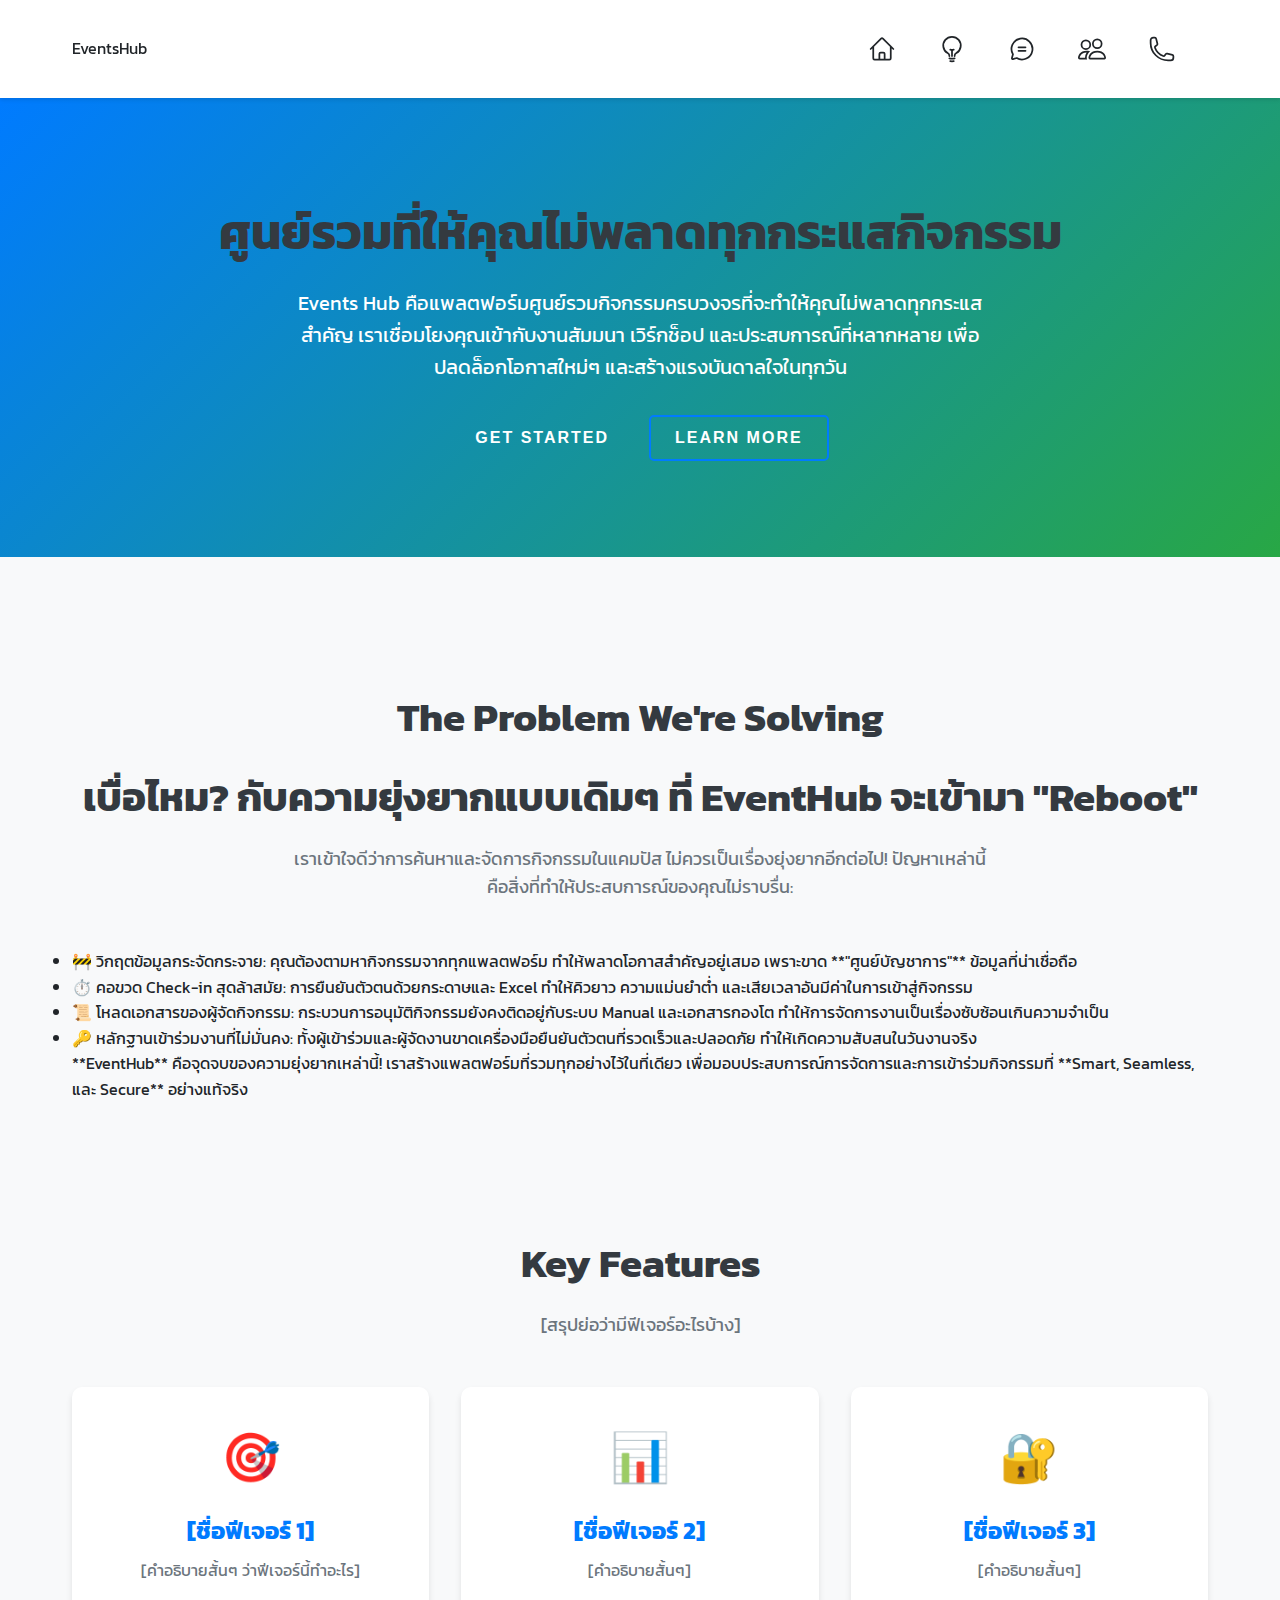
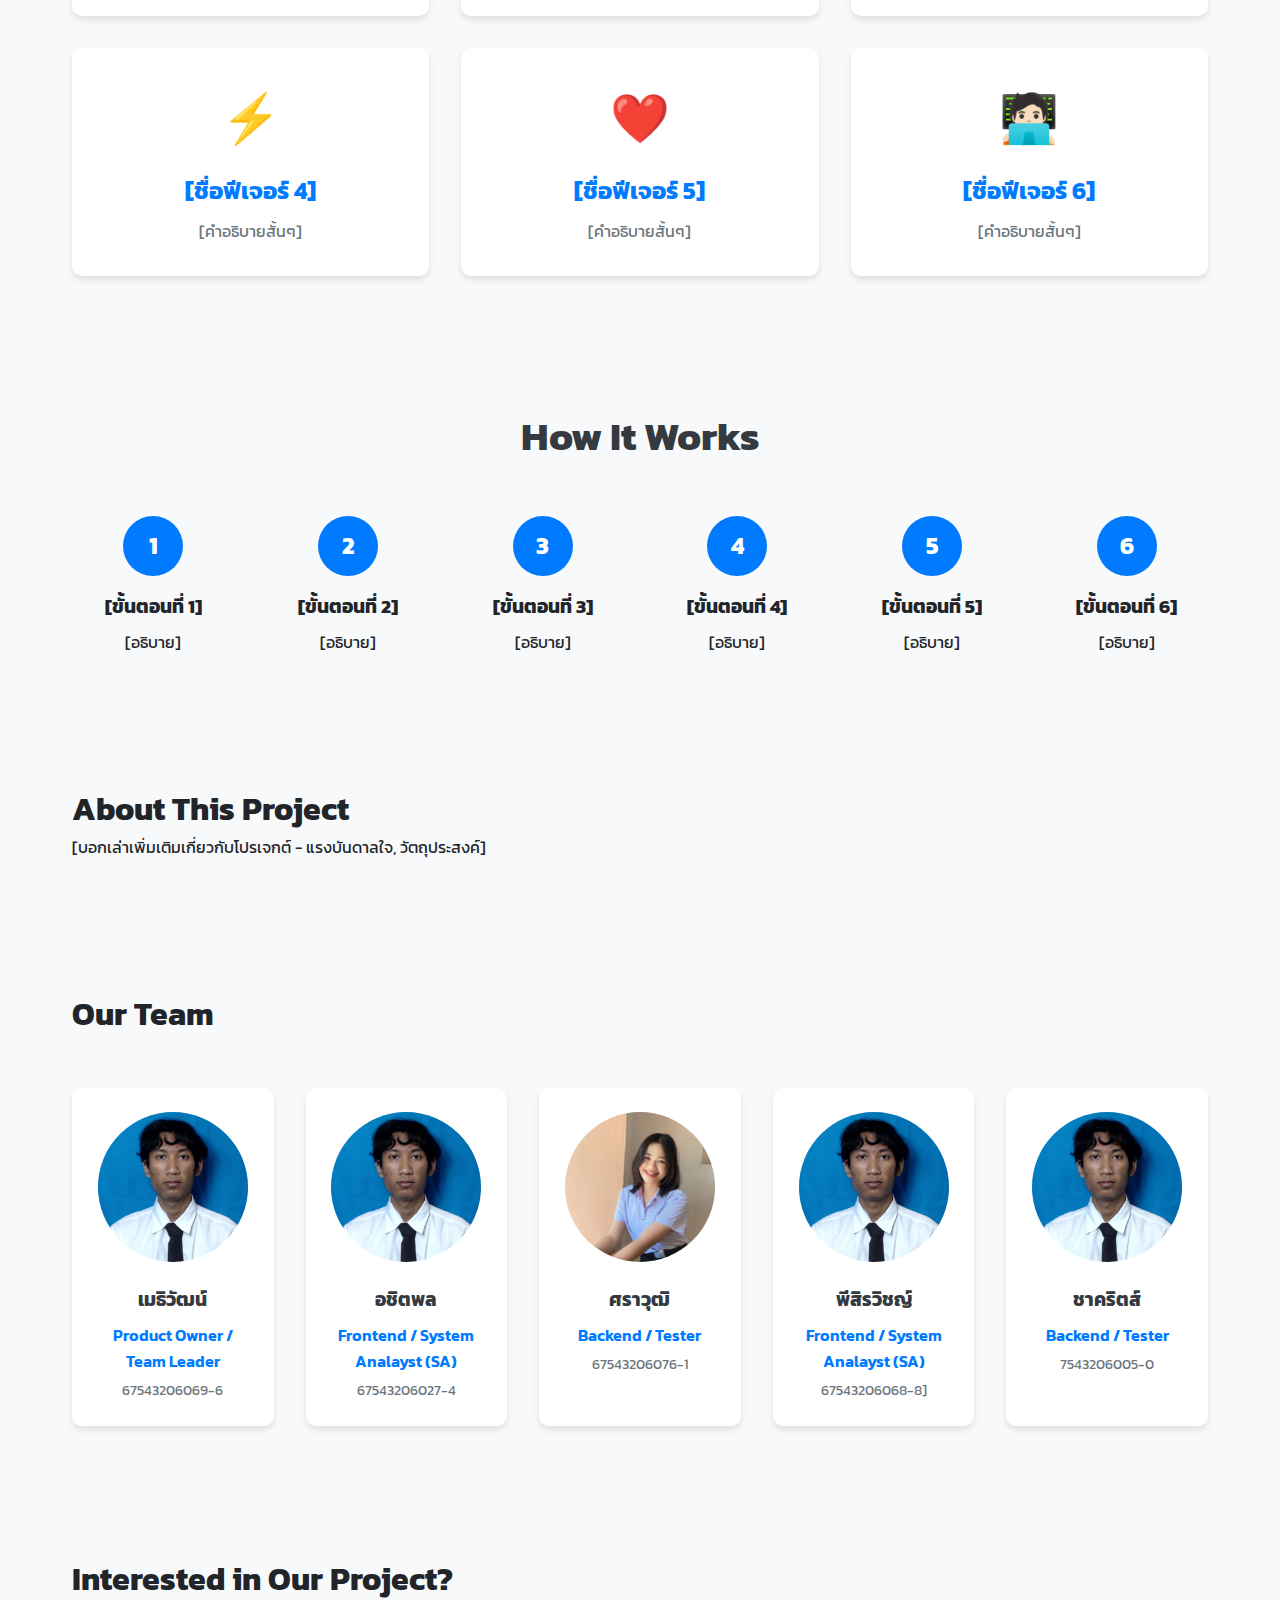
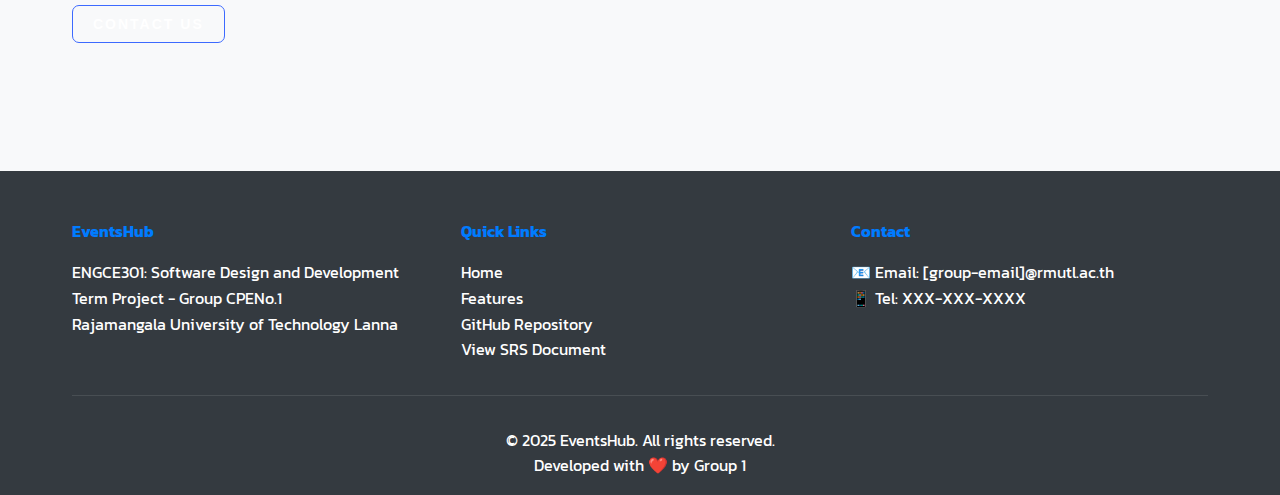
<file: index.html>
<!DOCTYPE html>
<html lang="th">

<head>
    <meta charset="UTF-8">
    <meta name="viewport" content="width=device-width, initial-scale=1.0">
    <meta name="description" content="[คำอธิบายโปรเจกต์สั้นๆ 150-160 ตัวอักษร]">
    <meta name="keywords" content="[คีย์เวิร์ดสำคัญ]">
    <meta name="author" content="Group XX - ENGCE301">
    <title>Events Hub - ENGCE301 Term Project</title>

    <!-- CSS -->
    <link rel="stylesheet" href="css/style.css">


    <!-- Google Fonts (ถ้าใช้) -->
    <link rel="preconnect" href="https://fonts.googleapis.com">
    <link href="https://fonts.googleapis.com/css2?family=Inter:wght@300;400;600;700&display=swap" rel="stylesheet">
</head>

<body>
    <!-- =========================== HEADER =========================== -->
    <header class="main-header">
        <div class="container">
            <!-- Logo -->
            <div class="logo">
                <p>EventsHub</p>
                <!-- หรือใช้รูปภาพ: <img src="assets/images/logo.png" alt="Logo"> -->
            </div>

            <!-- Navigation Menu -->
            <div class="menu">
                <a href="#" class="link">
                    <span class="link-icon">
                        <svg xmlns="http://www.w3.org/2000/svg" fill="none" viewBox="0 0 24 24" stroke-width="1.5"
                            stroke="currentColor" class="size-6">
                            <path stroke-linecap="round" stroke-linejoin="round"
                                d="m2.25 12 8.954-8.955c.44-.439 1.152-.439 1.591 0L21.75 12M4.5 9.75v10.125c0 .621.504 1.125 1.125 1.125H9.75v-4.875c0-.621.504-1.125 1.125-1.125h2.25c.621 0 1.125.504 1.125 1.125V21h4.125c.621 0 1.125-.504 1.125-1.125V9.75M8.25 21h8.25" />
                        </svg>
                    </span>
                    <span class="link-title">Home</span>
                </a>

                <a href="#features" class="link">
                    <span class="link-icon">
                        <svg xmlns="http://www.w3.org/2000/svg" fill="none" viewBox="0 0 24 24" stroke-width="1.5"
                            stroke="currentColor" class="size-6">
                            <path stroke-linecap="round" stroke-linejoin="round"
                                d="M12 18v-5.25m0 0a6.01 6.01 0 0 0 1.5-.189m-1.5.189a6.01 6.01 0 0 1-1.5-.189m3.75 7.478a12.06 12.06 0 0 1-4.5 0m3.75 2.383a14.406 14.406 0 0 1-3 0M14.25 18v-.192c0-.983.658-1.823 1.508-2.316a7.5 7.5 0 1 0-7.517 0c.85.493 1.509 1.333 1.509 2.316V18" />
                        </svg>


                    </span>
                    <span class="link-title">features</span>
                </a>
                <a href="#about" class="link">
                    <span class="link-icon">
                        <svg xmlns="http://www.w3.org/2000/svg" width="192" height="192" fill="currentColor"
                            viewBox="0 0 256 256">
                            <rect width="256" height="256" fill="none"></rect>
                            <path
                                d="M45.42853,176.99811A95.95978,95.95978,0,1,1,79.00228,210.5717l.00023-.001L45.84594,220.044a8,8,0,0,1-9.89-9.89l9.47331-33.15657Z"
                                fill="none" stroke="currentColor" stroke-linecap="round" stroke-linejoin="round"
                                stroke-width="16"></path>
                            <line x1="96" y1="112" x2="160" y2="112" fill="none" stroke="currentColor"
                                stroke-linecap="round" stroke-linejoin="round" stroke-width="16"></line>
                            <line x1="96" y1="144" x2="160" y2="144" fill="none" stroke="currentColor"
                                stroke-linecap="round" stroke-linejoin="round" stroke-width="16"></line>
                        </svg>
                    </span>
                    <span class="link-title">About</span>
                </a>

                <a href="#team" class="link">
                    <span class="link-icon">
                        <svg xmlns="http://www.w3.org/2000/svg" width="16" height="16" fill="currentColor"
                            class="bi bi-people" viewBox="0 0 16 16">
                            <path
                                d="M15 14s1 0 1-1-1-4-5-4-5 3-5 4 1 1 1 1zm-7.978-1L7 12.996c.001-.264.167-1.03.76-1.72C8.312 10.629 9.282 10 11 10c1.717 0 2.687.63 3.24 1.276.593.69.758 1.457.76 1.72l-.008.002-.014.002zM11 7a2 2 0 1 0 0-4 2 2 0 0 0 0 4m3-2a3 3 0 1 1-6 0 3 3 0 0 1 6 0M6.936 9.28a6 6 0 0 0-1.23-.247A7 7 0 0 0 5 9c-4 0-5 3-5 4q0 1 1 1h4.216A2.24 2.24 0 0 1 5 13c0-1.01.377-2.042 1.09-2.904.243-.294.526-.569.846-.816M4.92 10A5.5 5.5 0 0 0 4 13H1c0-.26.164-1.03.76-1.724.545-.636 1.492-1.256 3.16-1.275ZM1.5 5.5a3 3 0 1 1 6 0 3 3 0 0 1-6 0m3-2a2 2 0 1 0 0 4 2 2 0 0 0 0-4" />
                        </svg>
                    </span>
                    <span class="link-title">Team</span>
                </a>


                <a href="#contact" class="link">
                    <span class="link-icon">
                        <svg xmlns="http://www.w3.org/2000/svg" fill="none" viewBox="0 0 24 24" stroke-width="1.5"
                            stroke="currentColor" class="size-6">
                            <path stroke-linecap="round" stroke-linejoin="round"
                                d="M2.25 6.75c0 8.284 6.716 15 15 15h2.25a2.25 2.25 0 0 0 2.25-2.25v-1.372c0-.516-.351-.966-.852-1.091l-4.423-1.106c-.44-.11-.902.055-1.173.417l-.97 1.293c-.282.376-.769.542-1.21.38a12.035 12.035 0 0 1-7.143-7.143c-.162-.441.004-.928.38-1.21l1.293-.97c.363-.271.527-.734.417-1.173L6.963 3.102a1.125 1.125 0 0 0-1.091-.852H4.5A2.25 2.25 0 0 0 2.25 4.5v2.25Z" />
                        </svg>

                    </span>
                    <span class="link-title">Contact</span>
                </a>
            </div>
        </div>

    </header>

    <!-- =========================== MAIN CONTENT =========================== -->
    <main>
        <!-- Hero Section -->
        <section id="home" class="hero-section">
            <div class="container">
                <h2 class="hero-title">
                    ศูนย์รวมที่ให้คุณไม่พลาดทุกกระแสกิจกรรม
                </h2>
                <p class="hero-description">
                    Events Hub คือแพลตฟอร์มศูนย์รวมกิจกรรมครบวงจรที่จะทำให้คุณไม่พลาดทุกกระแสสำคัญ
                    เราเชื่อมโยงคุณเข้ากับงานสัมมนา เวิร์กช็อป และประสบการณ์ที่หลากหลาย เพื่อปลดล็อกโอกาสใหม่ๆ
                    และสร้างแรงบันดาลใจในทุกวัน
                </p>
                <div class="hero-cta">
                    <button class="btn">Get started</button>
                    <button class="btn btn-secondary">Learn More</button>

                </div>
            </div>
        </section>

        <!-- Problem Statement Section -->
        <section id="problem" class="problem-section">
            <div class="bg-box1">
                <div class="container">
                    <h2>The Problem We're Solving</h2>
                    <h2>เบื่อไหม? กับความยุ่งยากแบบเดิมๆ ที่ EventHub จะเข้ามา "Reboot"</h2>
                    <p class="section-description">
                        เราเข้าใจดีว่าการค้นหาและจัดการกิจกรรมในแคมปัส ไม่ควรเป็นเรื่องยุ่งยากอีกต่อไป!
                        ปัญหาเหล่านี้คือสิ่งที่ทำให้ประสบการณ์ของคุณไม่ราบรื่น:
                    </p>
                    <ul class="pain-points-list">
                        <li>
                            <span class="highlight">🚧 วิกฤตข้อมูลกระจัดกระจาย:</span>
                            คุณต้องตามหากิจกรรมจากทุกแพลตฟอร์ม ทำให้พลาดโอกาสสำคัญอยู่เสมอ เพราะขาด **"ศูนย์บัญชาการ"**
                            ข้อมูลที่น่าเชื่อถือ
                        </li>
                        <li>
                            <span class="highlight">⏱️ คอขวด Check-in สุดล้าสมัย:</span>
                            การยืนยันตัวตนด้วยกระดาษและ Excel ทำให้คิวยาว ความแม่นยำต่ำ
                            และเสียเวลาอันมีค่าในการเข้าสู่กิจกรรม
                        </li>
                        <li>
                            <span class="highlight">📜 โหลดเอกสารของผู้จัดกิจกรรม:</span>
                            กระบวนการอนุมัติกิจกรรมยังคงติดอยู่กับระบบ Manual และเอกสารกองโต
                            ทำให้การจัดการงานเป็นเรื่องซับซ้อนเกินความจำเป็น
                        </li>
                        <li>
                            <span class="highlight">🔑 หลักฐานเข้าร่วมงานที่ไม่มั่นคง:</span>
                            ทั้งผู้เข้าร่วมและผู้จัดงานขาดเครื่องมือยืนยันตัวตนที่รวดเร็วและปลอดภัย
                            ทำให้เกิดความสับสนในวันงานจริง
                        </li>
                    </ul>
                    <p>
                        **EventHub** คือจุดจบของความยุ่งยากเหล่านี้! เราสร้างแพลตฟอร์มที่รวมทุกอย่างไว้ในที่เดียว
                        เพื่อมอบประสบการณ์การจัดการและการเข้าร่วมกิจกรรมที่ **Smart, Seamless, และ Secure** อย่างแท้จริง
                    </p>
                </div>
            </div>
        </section>

        <!-- Features Section -->
        <section id="features" class="features-section">
            <div class="bg-box">
                <div class="container">
                    <h2>Key Features</h2>
                    <p class="section-description">
                        [สรุปย่อว่ามีฟีเจอร์อะไรบ้าง]
                    </p>

                    <div class="features-grid">
                        <!-- Feature Card 1 -->
                        <article class="feature-card">
                            <div class="feature-icon">
                                <!-- ใส่ไอคอนหรือรูปภาพ -->
                                <span>🎯</span>
                            </div>
                            <h3>[ชื่อฟีเจอร์ 1]</h3>
                            <p>[คำอธิบายสั้นๆ ว่าฟีเจอร์นี้ทำอะไร]</p>
                        </article>

                        <!-- Feature Card 2 -->
                        <article class="feature-card">
                            <div class="feature-icon">
                                <span>📊</span>
                            </div>
                            <h3>[ชื่อฟีเจอร์ 2]</h3>
                            <p>[คำอธิบายสั้นๆ]</p>
                        </article>

                        <!-- Feature Card 3 -->
                        <article class="feature-card">
                            <div class="feature-icon">
                                <span>🔐</span>
                            </div>
                            <h3>[ชื่อฟีเจอร์ 3]</h3>
                            <p>[คำอธิบายสั้นๆ]</p>
                        </article>

                        <!-- Feature Card 4 -->
                        <article class="feature-card">
                            <div class="feature-icon">
                                <span>⚡</span>
                            </div>
                            <h3>[ชื่อฟีเจอร์ 4]</h3>
                            <p>[คำอธิบายสั้นๆ]</p>
                        </article>

                        <!-- Feature Card 5 -->
                        <article class="feature-card">
                            <div class="feature-icon">
                                <span>❤️</span>
                            </div>
                            <h3>[ชื่อฟีเจอร์ 5]</h3>
                            <p>[คำอธิบายสั้นๆ]</p>
                        </article>

                        <!-- Feature Card 6 -->
                        <article class="feature-card">
                            <div class="feature-icon">
                                <span>🧑🏻‍💻</span>
                            </div>
                            <h3>[ชื่อฟีเจอร์ 6]</h3>
                            <p>[คำอธิบายสั้นๆ]</p>
                        </article>
                        <!-- เพิ่ม feature cards ตามความเหมาะสม (แนะนำ 4-6 อัน) -->
                    </div>
                </div>
            </div>
        </section>

        <!-- How It Works Section -->
        <section id="how-it-works" class="how-section">
            <div class="bg-box2">
                <div class="container">
                    <h2>How It Works</h2>
                    <div class="steps">
                        <article class="step">
                            <span class="step-number">1</span>
                            <h3>[ขั้นตอนที่ 1]</h3>
                            <p>[อธิบาย]</p>
                        </article>

                        <article class="step">
                            <span class="step-number">2</span>
                            <h3>[ขั้นตอนที่ 2]</h3>
                            <p>[อธิบาย]</p>
                        </article>

                        <article class="step">
                            <span class="step-number">3</span>
                            <h3>[ขั้นตอนที่ 3]</h3>
                            <p>[อธิบาย]</p>
                        </article>

                        <article class="step">
                            <span class="step-number">4</span>
                            <h3>[ขั้นตอนที่ 4]</h3>
                            <p>[อธิบาย]</p>
                        </article>

                        <article class="step">
                            <span class="step-number">5</span>
                            <h3>[ขั้นตอนที่ 5]</h3>
                            <p>[อธิบาย]</p>
                        </article>

                        <article class="step">
                            <span class="step-number">6</span>
                            <h3>[ขั้นตอนที่ 6]</h3>
                            <p>[อธิบาย]</p>
                        </article>
                    </div>
                </div>
            </div>
        </section>

        <!-- About Section -->
        <section id="about" class="about-section">
            <div class="bg-box3">
                <div class="container">
                    <h1>About This Project</h1>
                    <p>
                        [บอกเล่าเพิ่มเติมเกี่ยวกับโปรเจกต์ - แรงบันดาลใจ, วัตถุประสงค์]
                    </p>
                </div>
            </div>
        </section>

        <!-- Team Section -->
        <section id="team" class="team-section">
            <div class="container">
                <h1>Our Team</h1>
                <div class="team-grid">
                    <!-- Team Member 1 -->
                    <article class="team-member">
                        <img src="pictures/แสก.png" alt="Member Name">
                        <h3>เมธิวัฒน์</h3>
                        <p class="role">Product Owner / Team Leader</p>
                        <p class="student-id">67543206069-6 </p>
                    </article>

                    <!-- Team Member 2 -->
                    <article class="team-member">
                        <img src="pictures/แสก.png"" alt=" Member Name">
                        <h3>อชิตพล</h3>
                        <p class="role">Frontend / System Analayst (SA)</p>
                        <p class="student-id">67543206027-4</p>
                    </article>

                    <article class="team-member">
                        <img src="pictures/นาง.jpg"" alt=" Member Name">
                        <h3>ศราวุฒิ</h3>
                        <p class="role">Backend / Tester</p>
                        <p class="student-id">67543206076-1</p>
                    </article>

                    <article class="team-member">
                        <img src="pictures/แสก.png"" alt=" Member Name">
                        <h3>พีสิรวิชญ์</h3>
                        <p class="role">Frontend / System Analayst (SA)</p>
                        <p class="student-id">67543206068-8]</p>
                    </article>

                    <article class="team-member">
                        <img src="pictures/แสก.png"" alt=" Member Name">
                        <h3>ชาคริตส์</h3>
                        <p class="role">Backend / Tester</p>
                        <p class="student-id">7543206005-0</p>
                    </article>
                    <!-- เพิ่มสมาชิกทุกคนในกลุ่ม -->
                </div>
            </div>
        </section>

        <!-- Contact/CTA Section -->
        <section id="contact" class="contact-section">
            <div class="container">
                <h1>Interested in Our Project?</h1>
                <button class="btn-third">Contact Us</button>
            </div>
        </section>
    </main>

    <!-- =========================== ASIDE (Optional) =========================== -->
    <aside class="sidebar">
        <!-- ถ้ามี Sidebar เช่น Latest Updates, Quick Links -->
    </aside>

    <!-- =========================== FOOTER =========================== -->
    <footer class="main-footer">
        <div class="container">
            <div class="footer-content">
                <!-- Footer Info -->
                <div class="footer-info">
                    <h4>EventsHub</h4>
                    <p>ENGCE301: Software Design and Development</p>
                    <p>Term Project - Group CPENo.1</p>
                    <p>Rajamangala University of Technology Lanna</p>
                </div>

                <!-- Footer Links -->
                <div class="footer-links">
                    <h4>Quick Links</h4>
                    <ul>
                        <li><a href="#home">Home</a></li>
                        <li><a href="#features">Features</a></li>
                        <li><a href="https://github.com/[username]/[repo]" target="_blank">GitHub Repository</a></li>
                        <li><a href="SRS_Draft.md">View SRS Document</a></li>
                    </ul>
                </div>

                <!-- Footer Contact -->
                <div class="footer-contact">
                    <h4>Contact</h4>
                    <p>📧 Email: [group-email]@rmutl.ac.th</p>
                    <p>📱 Tel: XXX-XXX-XXXX</p>
                </div>
            </div>

            <!-- Copyright -->
            <div class="footer-bottom">
                <p>&copy; 2025 EventsHub. All rights reserved.</p>
                <p>Developed with ❤️ by Group 1</p>
            </div>
        </div>
    </footer>

</body>

</html>
</file>
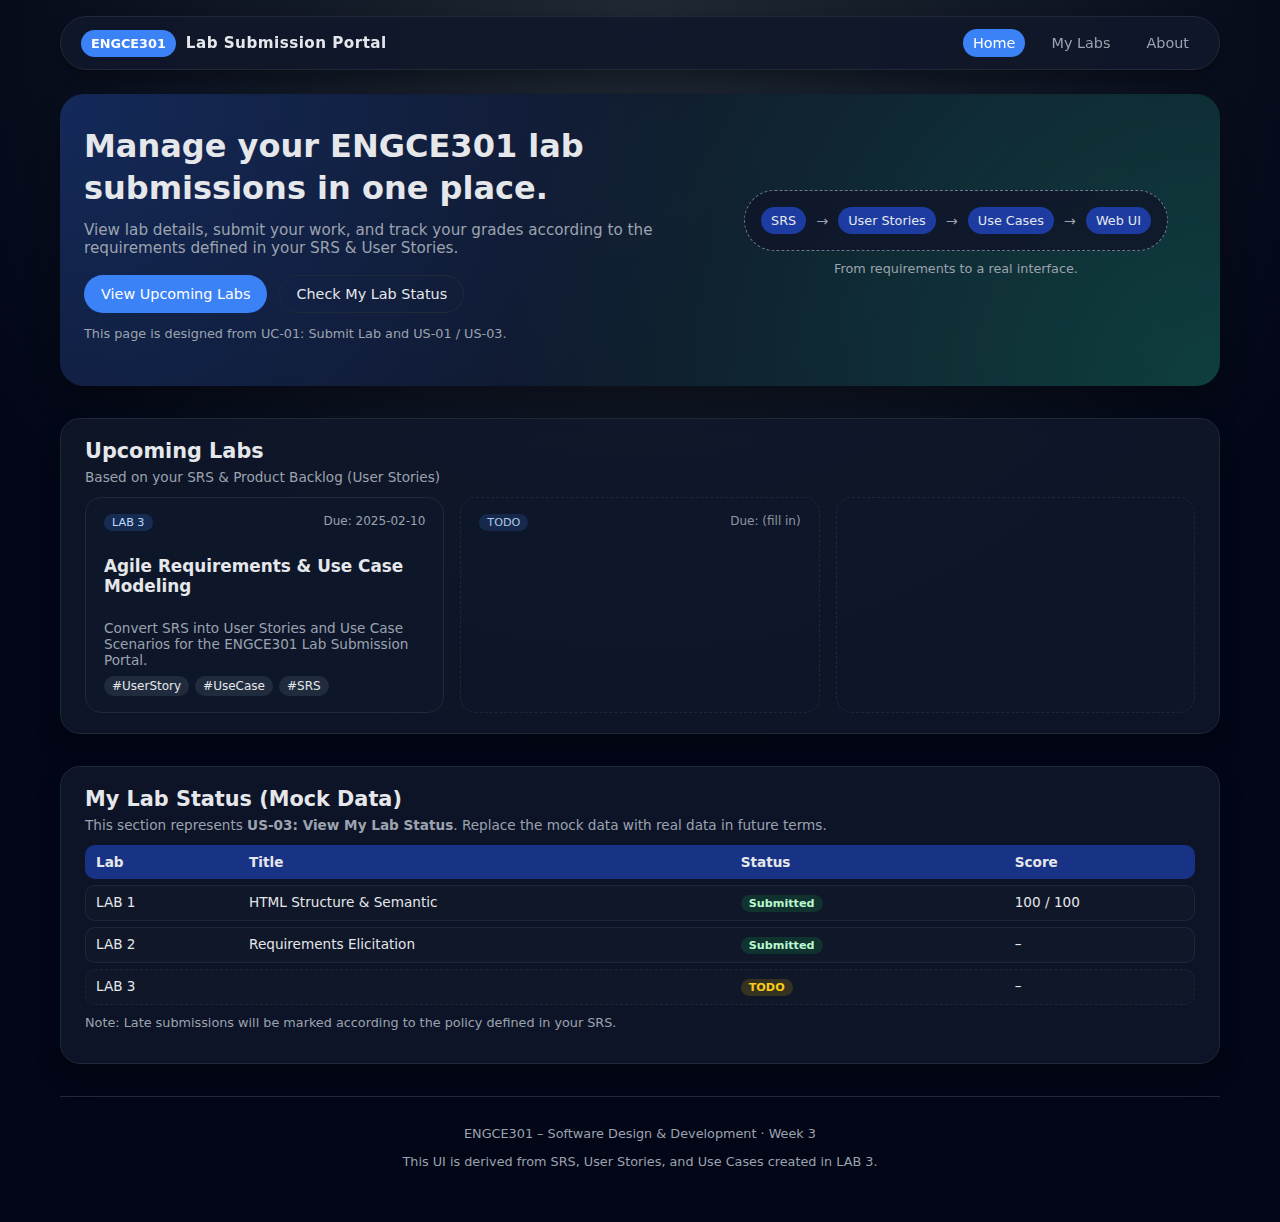
<file: week3/index.html>
<!DOCTYPE html>
<html lang="en">
<head>
    <meta charset="UTF-8">
    <title>ENGCE301 Lab Submission Portal</title>
    <meta name="viewport" content="width=device-width, initial-scale=1.0">
    <link rel="stylesheet" href="style.css">
</head>
<body>

    <!-- Main Layout Container -->
    <div class="page-container">

        <!-- ========== HEADER + NAVBAR ========== -->
        <header class="site-header">
            <div class="logo">
                <!-- สามารถใส่โลโก้มหาวิทยาลัย หรือใช้ตัวอักษรแทน -->
                <span class="logo-mark">ENGCE301</span>
                <span class="logo-text">Lab Submission Portal</span>
            </div>

            <nav class="main-nav">
                <!-- TODO: Student – ตรวจสอบลิงก์ให้ทำงานได้ครบทั้ง 3 หน้า -->
                <a href="index.html" class="nav-link active">Home</a>
                <a href="my-labs.html" class="nav-link">My Labs</a>
                <a href="about.html" class="nav-link">About</a>
            </nav>
        </header>

        <!-- ========== HERO SECTION ========== -->
        <main>
            <section class="hero-section">
                <div class="hero-content">
                    <!-- TODO: Student – ปรับข้อความ Hero ให้สอดคล้องกับ SRS/User Stories ของกลุ่ม
                         ตัวอย่าง: เน้นเรื่องการส่งงาน, การดูสถานะ, ความยุติธรรมของการให้คะแนน -->
                    <h1>Manage your ENGCE301 lab submissions in one place.</h1>
                    <p class="hero-subtitle">
                        View lab details, submit your work, and track your grades
                        according to the requirements defined in your SRS &amp; User Stories.
                    </p>

                    <div class="hero-actions">
                        <a href="#upcoming-labs" class="btn primary">
                            View Upcoming Labs
                        </a>
                        <a href="#my-status" class="btn secondary">
                            Check My Lab Status
                        </a>
                    </div>

                    <p class="hero-note">
                        <!-- TODO: Student – แทนค่าด้วยข้อความที่โยงกับ Use Case เช่น UC-01 Submit Lab -->
                        This page is designed from UC-01: Submit Lab and US-01 / US-03.
                    </p>
                </div>

                <div class="hero-visual">
                    <!-- Infographic แบบง่าย ใช้กล่องแทน "Flow" ของ Use Case -->
                    <div class="hero-flow-card">
                        <div class="flow-step">SRS</div>
                        <span class="flow-arrow">→</span>
                        <div class="flow-step">User Stories</div>
                        <span class="flow-arrow">→</span>
                        <div class="flow-step">Use Cases</div>
                        <span class="flow-arrow">→</span>
                        <div class="flow-step">Web UI</div>
                    </div>
                    <p class="hero-visual-caption">
                        From requirements to a real interface.
                    </p>
                </div>
            </section>

            <!-- ========== UPCOMING LABS SECTION ========== -->
            <section id="upcoming-labs" class="section section-labs">
                <header class="section-header">
                    <h2>Upcoming Labs</h2>
                    <p>Based on your SRS &amp; Product Backlog (User Stories)</p>
                </header>

                <div class="labs-grid">
                    <!-- ตัวอย่างการ์ด Lab 1 (ทำให้แล้ว) -->
                    <article class="lab-card">
                        <div class="lab-meta">
                            <span class="badge badge-lab">LAB 3</span>
                            <span class="lab-deadline">Due: 2025-02-10</span>
                        </div>
                        <h3>Agile Requirements &amp; Use Case Modeling</h3>
                        <p class="lab-desc">
                            Convert SRS into User Stories and Use Case Scenarios
                            for the ENGCE301 Lab Submission Portal.
                        </p>
                        <ul class="lab-tags">
                            <li>#UserStory</li>
                            <li>#UseCase</li>
                            <li>#SRS</li>
                        </ul>
                    </article>

                    <!-- TODO: Student – เพิ่ม Lab Card อย่างน้อย 2 ใบ ให้ตรงกับ Backlog ของกลุ่ม
                         ตัวอย่าง: LAB 4 – HTML Form for Submit Lab, LAB 5 – Authentication, etc. -->
                    <article class="lab-card todo">
                        <div class="lab-meta">
                            <span class="badge badge-lab">TODO</span>
                            <span class="lab-deadline">Due: (fill in)</span>
                        </div>
                        <h3><!-- TODO: ชื่อ LAB ของกลุ่ม --></h3>
                        <p class="lab-desc">
                            <!-- TODO: คำอธิบายสั้น ๆ ของ LAB ที่เชื่อมกับ User Story จริง -->
                        </p>
                        <ul class="lab-tags">
                            <!-- TODO: แท็กที่เกี่ยวข้อง เช่น #HTML #CSS #BoxModel -->
                        </ul>
                    </article>

                    <article class="lab-card todo">
                        <!-- TODO: Student – Lab Card เพิ่มเติม -->
                    </article>
                </div>
            </section>

            <!-- ========== MY STATUS SECTION ========== -->
            <section id="my-status" class="section section-status">
                <header class="section-header">
                    <h2>My Lab Status (Mock Data)</h2>
                    <p>
                        This section represents <strong>US-03: View My Lab Status</strong>.
                        Replace the mock data with real data in future terms.
                    </p>
                </header>

                <div class="status-table">
                    <div class="status-row status-header">
                        <span>Lab</span>
                        <span>Title</span>
                        <span>Status</span>
                        <span>Score</span>
                    </div>

                    <!-- แถวตัวอย่าง 1 -->
                    <div class="status-row">
                        <span>LAB 1</span>
                        <span>HTML Structure &amp; Semantic</span>
                        <span><span class="status-tag status-done">Submitted</span></span>
                        <span>100 / 100</span>
                    </div>

                    <!-- แถวตัวอย่าง 2 -->
                    <div class="status-row">
                        <span>LAB 2</span>
                        <span>Requirements Elicitation</span>
                        <span><span class="status-tag status-done">Submitted</span></span>
                        <span>–</span>
                    </div>

                    <!-- TODO: Student – เพิ่มแถว mock data สำหรับ LAB 3-5
                         และใช้ class status-pending / status-late ตามเงื่อนไขที่กลุ่มกำหนด -->
                    <div class="status-row todo">
                        <span>LAB 3</span>
                        <span><!-- TODO: ชื่อ LAB 3 ของกลุ่ม --></span>
                        <span><span class="status-tag status-pending">TODO</span></span>
                        <span>–</span>
                    </div>
                </div>

                <p class="section-note">
                    <!-- TODO: Student – เขียนข้อความอธิบายเชื่อมกับ Late Submission Policy จาก SRS -->
                    Note: Late submissions will be marked according to the policy defined in your SRS.
                </p>
            </section>

        </main>

        <!-- ========== FOOTER ========== -->
        <footer class="site-footer">
            <p>ENGCE301 – Software Design &amp; Development · Week 3</p>
            <p class="footer-small">
                This UI is derived from SRS, User Stories, and Use Cases created in LAB 3.
            </p>
        </footer>
    </div>

</body>
</html>
</file>
<file: css/style.css>
@import url('https://fonts.googleapis.com/css2?family=Kanit:ital,wght@0,100;0,200;0,300;0,400;0,500;0,600;0,700;0,800;0,900;1,100;1,200;1,300;1,400;1,500;1,600;1,700;1,800;1,900&display=swap');
/* ===========================
   CSS Reset & Base Styles
   =========================== */
   * {
    margin: 0;
    padding: 0;
    box-sizing: border-box;
}

:root {
    /* Color Palette - ปรับตามธีมโปรเจกต์ */
    --primary-color: #007bff;
    --secondary-color: #6c757d;
    --accent-color: #28a745;
    --danger-color: #dc3545;
    --light-color: #f8f9fa;
    --dark-color: #343a40;
    --text-color: #212529;
    
    /* Typography */
    --font-primary: 'kanit', -apple-system, BlinkMacSystemFont, sans-serif;
    --font-size-base: 16px;
    --font-size-lg: 1.25rem;
    --font-size-xl: 2rem;
    
    /* Spacing */
    --spacing-unit: 1rem;
    --container-width: 1200px;
}

html {
    font-size: var(--font-size-base);
    scroll-behavior: smooth;
}

body {
    font-family: var(--font-primary);
    line-height: 1.6;
    color: var(--text-color);
    background-color: var(--light-color);
}

/* Container */
.container {
    max-width: var(--container-width);
    margin: 0 auto;
    padding: 0 calc(var(--spacing-unit) * 2);
}

/* Buttons */
.btn {
    display: inline-block;
    padding: 0.75rem 1.5rem;
    font-size: 1rem;
    font-weight: 600;
    text-align: center;
    text-decoration: none;
    border: none;
    border-radius: 5px;
    cursor: pointer;
    transition: all 0.3s ease;
}

.btn-primary {
    background-color: transparent;
    color: white;
    border: 2px solid #0b883b;
}

.btn-primary:hover {
    background-color: #0b883b;
    transform: translateY(-2px);
    box-shadow: 0 4px 8px rgba(0, 0, 0, 0.2);
}

.btn-secondary {
    background-color: transparent;
    color: white;
    border: 2px solid var(--primary-color);
}

.btn-secondary:hover {
    background-color: var(--primary-color);
    transform: translateY(-2px);
    color: white;
}

/* ===========================
   HEADER
   =========================== */
.main-header {
    background-color: white;
    box-shadow: 0 2px 4px rgba(0, 0, 0, 0.1);
    position: sticky;
    top: 0;
    z-index: 1000;
    padding: 1rem 0;
}

.main-header .container {
    display: flex;
    justify-content: space-between;
    align-items: center;
}

.logo h1 {
    font-size: 1.5rem;
    color: var(--primary-color);
}

.main-nav ul {
    display: flex;
    list-style: none;
    gap: 2rem;
}

.main-nav a {
    text-decoration: none;
    color: var(--text-color);
    font-weight: 500;
    transition: color 0.3s;
}

.main-nav a:hover {
    color: var(--primary-color);
}

/* ===========================
   HERO SECTION
   =========================== */
.hero-section {
    background: linear-gradient(135deg, var(--primary-color), var(--accent-color));
    color: white;
    text-align: center;
    padding: 6rem 0;
    margin-bottom: 4rem;
}

.hero-title {
    font-size: 3rem;
    margin-bottom: 1rem;
    font-weight: 700;
}

.hero-description {
    font-size: 1.25rem;
    margin-bottom: 2rem;
    max-width: 700px;
    margin-left: auto;
    margin-right: auto;
}

.hero-cta {
    display: flex;
    gap: 1rem;
    justify-content: center;
}

/* ===========================
   SECTIONS
   =========================== */
section {
    padding: 4rem 0;
}

section h2 {
    font-size: 2.5rem;
    text-align: center;
    margin-bottom: 1rem;
    color: var(--dark-color);
}

.section-description {
    text-align: center;
    font-size: 1.1rem;
    color: var(--secondary-color);
    margin-bottom: 3rem;
    max-width: 700px;
    margin-left: auto;
    margin-right: auto;
}

/* Features Grid */
.features-grid {
    display: grid;
    grid-template-columns: repeat(auto-fit, minmax(300px, 1fr));
    gap: 2rem;
    margin-top: 3rem;
}

.feature-card {
    background: white;
    padding: 2rem;
    border-radius: 10px;
    box-shadow: 0 4px 6px rgba(0, 0, 0, 0.1);
    text-align: center;
    transition: transform 0.3s, box-shadow 0.3s;
}

.feature-card:hover {
    transform: translateY(-5px);
    box-shadow: 0 6px 12px rgba(0, 0, 0, 0.15);
}

.feature-icon {
    font-size: 3rem;
    margin-bottom: 1rem;
}

.feature-card h3 {
    font-size: 1.5rem;
    margin-bottom: 0.5rem;
    color: var(--primary-color);
}

.feature-card p {
    color: var(--secondary-color);
}

/* How It Works Section */
.steps {
    display: flex;
    justify-content: space-around;
    gap: 2rem;
    margin-top: 3rem;
}

.step {
    flex: 1;
    text-align: center;
}

.step-number {
    display: inline-block;
    width: 60px;
    height: 60px;
    line-height: 60px;
    border-radius: 50%;
    background-color: var(--primary-color);
    color: white;
    font-size: 1.5rem;
    font-weight: bold;
    margin-bottom: 1rem;
}

.step h3 {
    margin-bottom: 0.5rem;
}

/* Team Section */
.team-grid {
    display: grid;
    grid-template-columns: repeat(auto-fit, minmax(200px, 1fr));
    gap: 2rem;
    margin-top: 3rem;
}

.team-member {
    text-align: center;
    background: white;
    padding: 1.5rem;
    border-radius: 10px;
    box-shadow: 0 4px 6px rgba(0, 0, 0, 0.1);
}

.team-member img {
    width: 150px;
    height: 150px;
    border-radius: 50%;
    object-fit: cover;
    margin-bottom: 1rem;
}

.team-member h3 {
    margin-bottom: 0.5rem;
    color: var(--dark-color);
}

.team-member .role {
    color: var(--primary-color);
    font-weight: 600;
    margin-bottom: 0.25rem;
}

.team-member .student-id {
    color: var(--secondary-color);
    font-size: 0.9rem;
}

/* ===========================
   FOOTER
   =========================== */
.main-footer {
    background-color: var(--dark-color);
    color: white;
    padding: 3rem 0 1rem;
    margin-top: 4rem;
}

.footer-content {
    display: grid;
    grid-template-columns: repeat(auto-fit, minmax(250px, 1fr));
    gap: 2rem;
    margin-bottom: 2rem;
}

.footer-info h4,
.footer-links h4,
.footer-contact h4 {
    margin-bottom: 1rem;
    color: var(--primary-color);
}

.footer-links ul {
    list-style: none;
}

.footer-links a {
    color: white;
    text-decoration: none;
    transition: color 0.3s;
}

.footer-links a:hover {
    color: var(--primary-color);
}

.footer-bottom {
    text-align: center;
    padding-top: 2rem;
    border-top: 1px solid rgba(255, 255, 255, 0.1);
}

/* ===========================
   RESPONSIVE DESIGN
   =========================== */
@media (max-width: 768px) {
    .main-header .container {
        flex-direction: column;
        gap: 1rem;
    }
    
    .main-nav ul {
        flex-direction: column;
        gap: 1rem;
        text-align: center;
    }
    
    .hero-title {
        font-size: 2rem;
    }
    
    .hero-description {
        font-size: 1rem;
    }
    
    .hero-cta {
        flex-direction: column;
        align-items: center;
    }
    
    .features-grid {
        grid-template-columns: 1fr;
    }
    
    .steps {
        flex-direction: column;
    }
    
    section h2 {
        font-size: 2rem;
    }
}

@media (max-width: 480px) {
    html {
        font-size: 14px;
    }
    
    .hero-title {
        font-size: 1.75rem;
    }
    
    section {
        padding: 2rem 0;
    }
}

/* From Uiverse.io by mrhyddenn */ 
button {
  position: relative;
  padding: 10px 20px;
  border-radius: 7px;
  border: 1px solid rgb(61, 106, 255);
  font-size: 14px;
  text-transform: uppercase;
  font-weight: 600;
  letter-spacing: 2px;
  background: transparent;
  color: #fff;
  overflow: hidden;
  box-shadow: 0 0 0 0 transparent;
  -webkit-transition: all 0.2s ease-in;
  -moz-transition: all 0.2s ease-in;
  transition: all 0.2s ease-in;
}

button:hover {
  background: rgb(61, 106, 255);
  box-shadow: 0 0 30px 5px rgba(0, 142, 236, 0.815);
  -webkit-transition: all 0.2s ease-out;
  -moz-transition: all 0.2s ease-out;
  transition: all 0.2s ease-out;
}

button:hover::before {
  -webkit-animation: sh02 0.5s 0s linear;
  -moz-animation: sh02 0.5s 0s linear;
  animation: sh02 0.5s 0s linear;
}

button::before {
  content: '';
  display: block;
  width: 0px;
  height: 86%;
  position: absolute;
  top: 7%;
  left: 0%;
  opacity: 0;
  background: #fff;
  box-shadow: 0 0 50px 30px #fff;
  -webkit-transform: skewX(-20deg);
  -moz-transform: skewX(-20deg);
  -ms-transform: skewX(-20deg);
  -o-transform: skewX(-20deg);
  transform: skewX(-20deg);
}

@keyframes sh02 {
  from {
    opacity: 0;
    left: 0%;
  }

  50% {
    opacity: 1;
  }

  to {
    opacity: 0;
    left: 100%;
  }
}

button:active {
  box-shadow: 0 0 0 0 transparent;
  -webkit-transition: box-shadow 0.2s ease-in;
  -moz-transition: box-shadow 0.2s ease-in;
  transition: box-shadow 0.2s ease-in;
}

/* From Uiverse.io by Admin12121 */ 
.menu {
  padding: 0.5rem;
  background-color: #fff;
  position: relative;
  display: flex;
  justify-content: center;
  border-radius: 15px;
  box-shadow: 0 10px 25px 0 rgba(#000, 0.075);
}

.link {
  display: inline-flex;
  justify-content: center;
  align-items: center;
  width: 70px;
  height: 50px;
  border-radius: 8px;
  position: relative;
  z-index: 1;
  overflow: hidden;
  transform-origin: center left;
  transition: width 0.2s ease-in;
  text-decoration: none;
  color: inherit;
  &:before {
    position: absolute;
    z-index: -1;
    content: "";
    display: block;
    border-radius: 8px;
    width: 100%;
    height: 100%;
    top: 0;
    transform: translateX(100%);
    transition: transform 0.2s ease-in;
    transform-origin: center right;
    background-color: #eee;
  }

  &:hover,
  &:focus {
    outline: 0;
    width: 130px;

    &:before,
    .link-title {
      transform: translateX(0);
      opacity: 1;
    }
  }
}

.link-icon {
  width: 28px;
  height: 28px;
  display: block;
  flex-shrink: 0;
  left: 18px;
  position: absolute;
  svg {
    width: 28px;
    height: 28px;
  }
}

.link-title {
  transform: translateX(100%);
  transition: transform 0.2s ease-in;
  transform-origin: center right;
  display: block;
  text-align: center;
  text-indent: 28px;
  width: 100%;
}
</file>
<file: week3/style.css>
/* =========================================================
   ENGCE301 – LAB 3 Web: styles.css (Starter – ~50%)
   ---------------------------------------------------------
   TODO (Student):
   - เติม Color Palette ให้ครบ
   - ปรับ Typography
   - ใช้ Box Model (margin/padding/border) ให้ layout ดูเรียบร้อย
   - ตกแต่ง card, table, button, hover effects
   ====================================================== */

/* ---------- 1. Design Tokens / Variables ---------- */
:root {
    /* TODO: Student – กำหนดสีหลักของ Portal ให้ครบ 3–4 สี */
    --color-bg: #0f172a;           /* background หลัก (ใส่สีที่ต้องการ) */
    --color-surface: #111827;      /* พื้นของ card/section */
    --color-primary: #3b82f6;      /* ปุ่มหลัก / highlight */
    --color-secondary: #22c55e;    /* ปุ่มรอง / accent */
    --color-text: #e5e7eb;         /* ตัวอักษรหลัก */
    --color-text-muted: #9ca3af;   /* ตัวอักษรรอง */
    --color-border: #1f2937;       /* เส้นขอบ card/table */

    --radius-card: 16px;
    --shadow-soft: 0 16px 30px rgba(0, 0, 0, 0.35);

    /* TODO: Student – เลือก font ที่ต้องการ (จาก Google Fonts)
       แล้วไปเพิ่ม <link> ที่ index.html / about.html / my-labs.html */
    --font-sans: system-ui, -apple-system, BlinkMacSystemFont, "Segoe UI", sans-serif;
}

/* ---------- 2. Global Styles ---------- */
*,
*::before,
*::after {
    box-sizing: border-box;  /* สำคัญมาก: คุม Box Model ให้ predictable */
}

body {
    margin: 0;
    padding: 0;
    background: radial-gradient(circle at top, #1f2933 0%, #020617 55%);
    color: var(--color-text);
    font-family: var(--font-sans);
}

/* จำกัดความกว้างของ content ให้อ่านง่าย */
.page-container {
    max-width: 1200px;   /* TODO: ลองปรับดู 960 / 1200 / 1440 และสังเกตความต่าง */
    margin: 0 auto;
    padding: 16px 20px 40px;
}

/* ลิงก์ทั่วไป */
a {
    color: inherit;
}

/* ---------- 3. Header + Navbar ---------- */

.site-header {
    display: flex;
    align-items: center;
    justify-content: space-between;
    padding: 12px 20px;
    margin-bottom: 24px;
    background: rgba(15, 23, 42, 0.9);
    border-radius: 999px;
    border: 1px solid var(--color-border);
    box-shadow: 0 8px 16px rgba(0, 0, 0, 0.35);
    position: sticky;
    top: 10px;
    z-index: 10;
}

.logo {
    display: flex;
    align-items: center;
    gap: 10px;
}

.logo-mark {
    background: var(--color-primary);
    color: white;
    padding: 6px 10px;
    border-radius: 999px;
    font-size: 0.8rem;
    font-weight: 600;
}

.logo-text {
    font-weight: 600;
    letter-spacing: 0.03em;
    font-size: 0.95rem;
}

.main-nav {
    display: flex;
    gap: 16px;
    font-size: 0.9rem;
}

.nav-link {
    text-decoration: none;
    color: var(--color-text-muted);
    padding: 6px 10px;
    border-radius: 999px;
    transition: background 0.2s, color 0.2s, transform 0.15s;
}

.nav-link:hover {
    background: rgba(148, 163, 184, 0.2);
    color: var(--color-text);
    transform: translateY(-1px);
}

/* แสดง active menu */
.nav-link.active {
    background: var(--color-primary);
    color: white;
}

/* ---------- 4. Hero Section ---------- */

.hero-section {
    display: grid;
    grid-template-columns: minmax(0, 2fr) minmax(0, 1.6fr);
    gap: 32px;
    align-items: center;
    padding: 32px 24px;
    border-radius: 24px;
    background: radial-gradient(circle at top left, rgba(37, 99, 235, 0.25), transparent 55%),
                radial-gradient(circle at bottom right, rgba(16, 185, 129, 0.25), transparent 60%),
                rgba(15, 23, 42, 0.9);
    box-shadow: var(--shadow-soft);
    margin-bottom: 32px;
}

.hero-content h1 {
    font-size: 2rem;
    margin: 0 0 12px;
    line-height: 1.3;
}

.hero-subtitle {
    margin: 0 0 18px;
    font-size: 0.95rem;
    color: var(--color-text-muted);
}

.hero-actions {
    display: flex;
    flex-wrap: wrap;
    gap: 12px;
    margin-bottom: 12px;
}

.btn {
    display: inline-flex;
    align-items: center;
    justify-content: center;
    padding: 10px 16px;
    border-radius: 999px;
    font-size: 0.9rem;
    text-decoration: none;
    border: 1px solid transparent;
    cursor: pointer;
    transition: background 0.2s, transform 0.15s, box-shadow 0.2s;
}

.btn.primary {
    background: var(--color-primary);
    color: white;
}

.btn.secondary {
    background: transparent;
    color: var(--color-text);
    border-color: var(--color-border);
}

.btn:hover {
    transform: translateY(-1px);
    box-shadow: 0 8px 18px rgba(0, 0, 0, 0.4);
}

/* ข้อความอธิบายย่อท้าย Hero */
.hero-note {
    font-size: 0.8rem;
    color: var(--color-text-muted);
}

/* Infographic ด้านขวา Hero */
.hero-visual {
    display: flex;
    flex-direction: column;
    align-items: center;
}

.hero-flow-card {
    display: flex;
    flex-wrap: wrap;
    gap: 6px;
    padding: 16px;
    border-radius: 999px;
    border: 1px dashed rgba(148, 163, 184, 0.7);
    background: rgba(15, 23, 42, 0.9);
}

.flow-step {
    padding: 6px 10px;
    border-radius: 999px;
    background: rgba(30, 64, 175, 0.9);
    font-size: 0.8rem;
}

.flow-arrow {
    display: inline-flex;
    align-items: center;
    justify-content: center;
    font-size: 0.9rem;
    color: var(--color-text-muted);
    padding: 0 4px;
}

.hero-visual-caption {
    margin-top: 10px;
    font-size: 0.8rem;
    color: var(--color-text-muted);
}

/* ---------- 5. Sections Shared Styles ---------- */

.section {
    margin-bottom: 32px;
    padding: 20px 24px;
    border-radius: 20px;
    background: rgba(15, 23, 42, 0.85);
    border: 1px solid var(--color-border);
    box-shadow: 0 12px 24px rgba(0, 0, 0, 0.3);
}

.section-header h2 {
    margin: 0 0 6px;
    font-size: 1.3rem;
}

.section-header p {
    margin: 0 0 12px;
    font-size: 0.85rem;
    color: var(--color-text-muted);
}

/* สำหรับ layout ใน about.html */
.content-grid {
    display: grid;
    grid-template-columns: repeat(auto-fit, minmax(260px, 1fr));
    gap: 16px;
}

.content-card {
    background: rgba(15, 23, 42, 0.95);
    border-radius: 16px;
    padding: 16px 18px;
    border: 1px solid var(--color-border);
    font-size: 0.9rem;
}

/* muted text */
.text-muted {
    color: var(--color-text-muted);
}

/* ---------- 6. Upcoming Labs Cards ---------- */

.labs-grid {
    display: grid;
    grid-template-columns: repeat(auto-fit, minmax(260px, 1fr));
    gap: 16px;
}

.lab-card {
    background: rgba(15, 23, 42, 0.95);
    border-radius: 16px;
    padding: 16px 18px;
    border: 1px solid var(--color-border);
    display: flex;
    flex-direction: column;
    gap: 8px;
    font-size: 0.9rem;
    transition: transform 0.15s, box-shadow 0.2s, border-color 0.2s;
}

.lab-card:hover {
    transform: translateY(-2px);
    border-color: rgba(59, 130, 246, 0.8);
    box-shadow: 0 14px 26px rgba(15, 23, 42, 0.6);
}

.lab-meta {
    display: flex;
    justify-content: space-between;
    font-size: 0.75rem;
    color: var(--color-text-muted);
}

.badge {
    display: inline-flex;
    align-items: center;
    justify-content: center;
    padding: 2px 8px;
    border-radius: 999px;
    font-size: 0.7rem;
}

.badge-lab {
    background: rgba(59, 130, 246, 0.2);
    color: #bfdbfe;
}

/* Lab deadline */
.lab-deadline {
    font-size: 0.75rem;
}

.lab-desc {
    margin: 0;
    font-size: 0.85rem;
    color: var(--color-text-muted);
}

/* แท็กด้านล่างการ์ด Lab */
.lab-tags {
    list-style: none;
    margin: 0;
    padding: 0;
    display: flex;
    flex-wrap: wrap;
    gap: 6px;
    font-size: 0.75rem;
}

.lab-tags li {
    padding: 3px 8px;
    border-radius: 999px;
    background: rgba(148, 163, 184, 0.15);
}

/* Highlight การ์ดที่ยังเป็น TODO ของนักศึกษา */
.lab-card.todo {
    border-style: dashed;
    opacity: 0.9;
}

/* ---------- 7. My Status Table ---------- */

.status-table {
    display: flex;
    flex-direction: column;
    gap: 6px;
    font-size: 0.85rem;
}

.status-row {
    display: grid;
    grid-template-columns: 0.6fr 2fr 1.1fr 0.7fr;
    gap: 8px;
    padding: 8px 10px;
    border-radius: 10px;
    border: 1px solid rgba(31, 41, 55, 0.9);
    background: rgba(15, 23, 42, 0.9);
}

.status-row.status-header {
    background: rgba(30, 64, 175, 0.7);
    border-color: transparent;
    font-weight: 600;
}

/* ป้ายสถานะ */
.status-tag {
    display: inline-flex;
    padding: 2px 8px;
    border-radius: 999px;
    font-size: 0.7rem;
    font-weight: 600;
}

.status-done {
    background: rgba(22, 163, 74, 0.2);
    color: #bbf7d0;
}

.status-pending {
    background: rgba(234, 179, 8, 0.18);
    color: #facc15;
}

.status-late {
    background: rgba(220, 38, 38, 0.25);
    color: #fecaca;
}

/* แถว TODO ให้ดูต่างออกไปนิดหน่อย */
.status-row.todo {
    border-style: dashed;
}

/* Note ใต้ตาราง */
.section-note {
    margin-top: 10px;
    font-size: 0.8rem;
    color: var(--color-text-muted);
}

/* ---------- 8. Footer ---------- */

.site-footer {
    margin-top: 24px;
    padding-top: 16px;
    border-top: 1px solid var(--color-border);
    font-size: 0.8rem;
    color: var(--color-text-muted);
    text-align: center;
}

.footer-small {
    margin-top: 4px;
}

/* ---------- 9. Responsive (มือถือ/จอเล็ก) ---------- */

@media (max-width: 768px) {
    .site-header {
        flex-direction: column;
        align-items: flex-start;
        gap: 8px;
        border-radius: 18px;
    }

    .hero-section {
        grid-template-columns: 1fr;
    }

    .main-nav {
        width: 100%;
        justify-content: flex-start;
        flex-wrap: wrap;
    }

    .status-row {
        grid-template-columns: 1fr 1fr;
        grid-template-rows: auto auto;
    }
    .status-row span:nth-child(1),
    .status-row span:nth-child(2) {
        font-weight: 500;
    }
}
</file>
